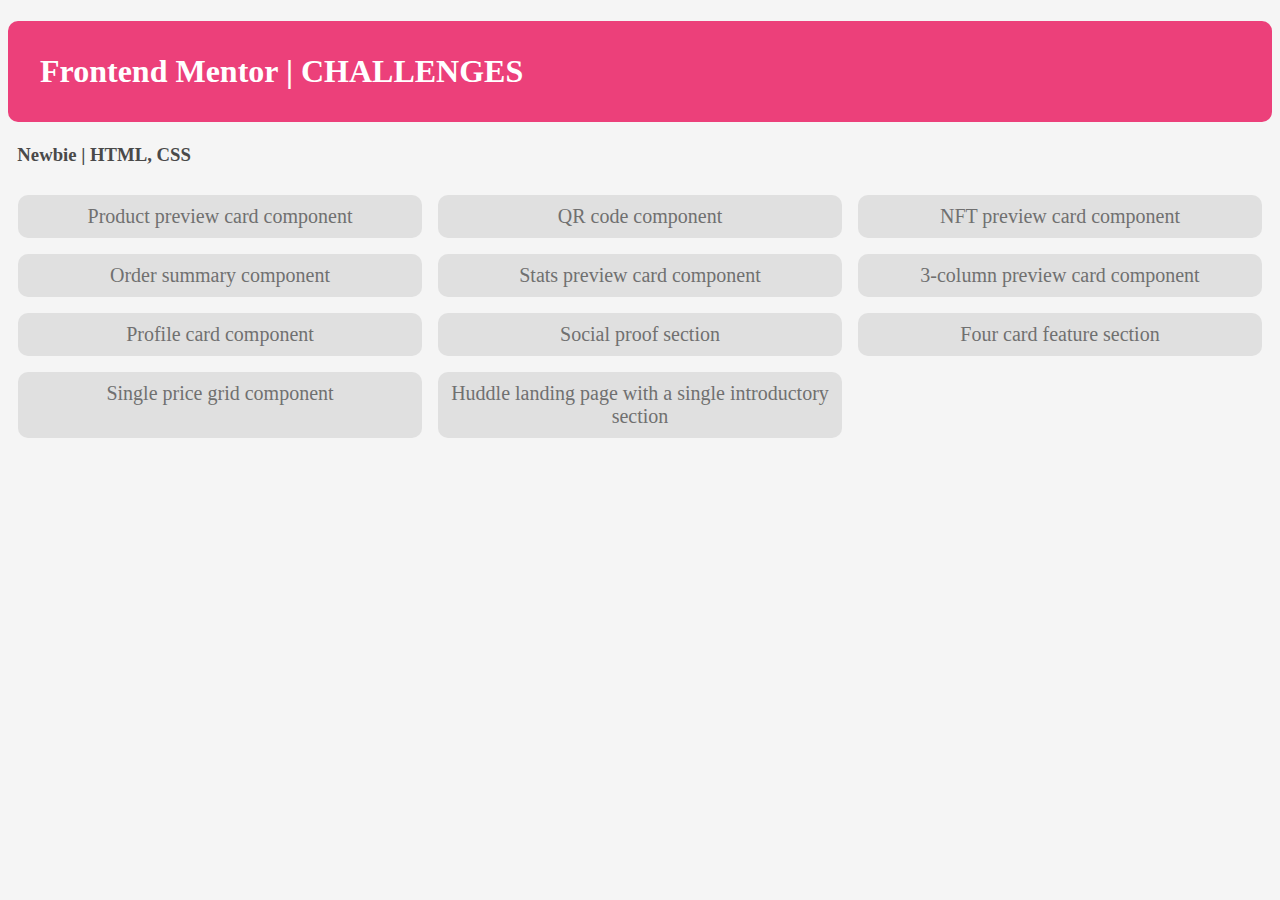
<file: index.html>
<!DOCTYPE html>
<html lang="en">
<head>
  <meta charset="UTF-8">
  <meta http-equiv="X-UA-Compatible" content="IE=edge">
  <meta name="viewport" content="width=device-width, initial-scale=1.0">
  <link rel="stylesheet" href="./style.css">
  <title>Frontend Mentor | CHALLENGES</title>
</head>
<body>
  <h1 class="title">Frontend Mentor | CHALLENGES</h1>

  <h3 class="sub-title">Newbie | HTML, CSS</h3>
  <div class="wrapper">
    <div class="product-preview-card">
      <a href="./product-preview-card-component-main/index.html">Product preview card component</a>
    </div>
    <div class="item2">
      <a href="#">QR code component</a>
    </div>
    <div class="item3">
      <a href="#">NFT preview card component</a>
    </div>  
    <div class="item4">
      <a href="#">Order summary component</a>
    </div>
    <div class="item5">
      <a href="#">Stats preview card component</a>
    </div>
    <div class="item6">
      <a href="#">3-column preview card component</a>
    </div>
    <div class="item7">
      <a href="#">Profile card component</a>
    </div>
    <div class="item8">
      <a href="#">Social proof section</a>
    </div>
    <div class="item8">
      <a href="#">Four card feature section</a>
    </div>
    <div class="item8">
      <a href="#">Single price grid component</a>
    </div>
    <div class="item8">
      <a href="#">Huddle landing page with a single introductory section</a>
    </div>
  </div>
</body>
</html>
</file>
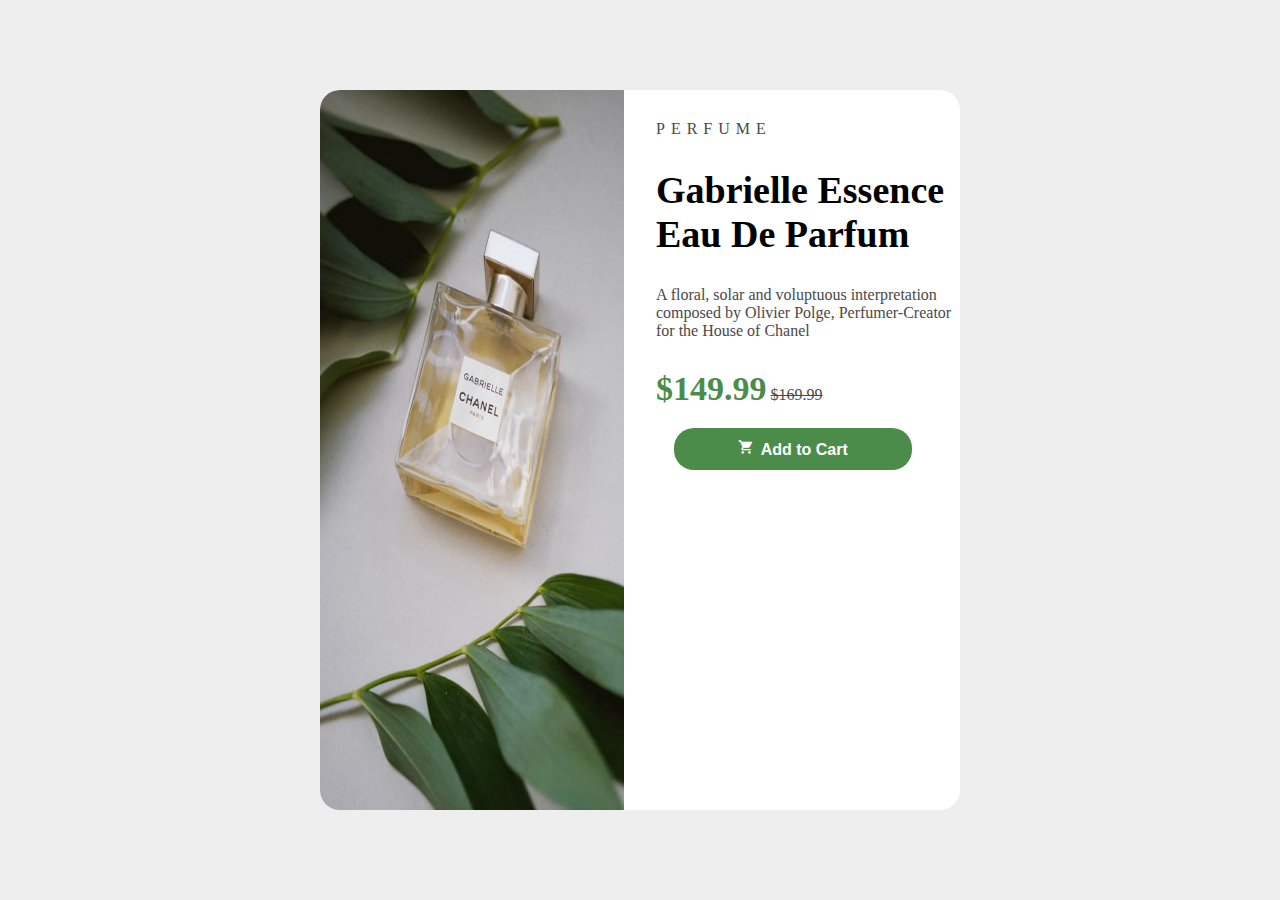
<file: product-preview-card-component-main/index.html>
<!DOCTYPE html>
<html lang="en">
<head>
  <meta charset="UTF-8">
  <meta name="viewport" content="width=device-width, initial-scale=1.0">
  <link rel="stylesheet" href="./styles/main.css">
  <link rel="stylesheet" href="https://fonts.googleapis.com/icon?family=Material+Icons">
  <title>Frontend Mentor | Product preview card component</title>
</head>
<body>
  <main>
    <section id="product">
        <div class="product__content--image">
          <img  src="./images/image-product-desktop.jpg">
        </div>
        <div class="product__content--info">
          <h4 class="product__content--topic">PERFUME</h3>
          <h1 class="product__content--title">Gabrielle Essence Eau De Parfum</h1>
          <p class="product__content--content">A floral, solar and voluptuous interpretation composed by Olivier Polge, Perfumer-Creator for the House of Chanel</p>
          <p class="product__content--price">$149.99</p>
          <p class="product__content--off_price">$169.99</p>
          <div class="product__content--btn">
            <button class="product__content--btn_shoping">
              <i class="material-icons">shopping_cart</i>
              Add to Cart
            </button>
          </div>
        </div>
    </section>
  </main>
</body>
</html>
</file>
<file: style.css>
body {
  background-color: #f5f5f5;
}

.title {
  background-color: #ec407a;
  color: #fff;
  padding: 1em;
  border-radius: 10px;
}

.sub-title {
  color: #494949;
  padding-left: 0.5em;
}

.wrapper {
  display: grid;
  grid-template-columns:repeat(3, 1fr);
  grid-gap: 1em;
  padding: 10px;
}

.wrapper > div {
  background-color: #e0e0e0;
  text-align: center;
  padding: 10px;
  font-size: 20px;
  border-radius: 10px;
}

.wrapper > div > a {
  color: #707070;
  text-decoration: none;
}

.wrapper > div > a:hover {
  text-decoration: underline #ec407a solid 3px;
}

@media (max-width: 50rem) {
  .wrapper {
    grid-template-columns:repeat(2, 1fr);
  }
}

@media (max-width: 40rem) {
  .wrapper {
    grid-template-columns:repeat(1, 1fr);
  }
}
</file>
<file: product-preview-card-component-main/styles/main.css>
* { 
  margin: 0; 
  padding: 0; 
}

body {
  display: flex;
  justify-content: center;
  background: #eee;
}

#product {
  display: flex;
  background: #fff;
  width: 50vw;
  height: 80vh;
  border-radius: 20px;
  margin-top: 10vh;
}

.product__content--image {
  flex: 1;
}

.product__content--image > img {
  width: 100%;
  height: 80vh;
  border-radius: 20px 0px 0px 20px;
}

.product__content--info {
  flex: 1;
  width: 95%;
  height: 80vh;
  padding-left: 5%;
}

.product__content--topic {
  letter-spacing: 6px;
  font-weight: 500;
  color: #494949;
  padding-bottom: 30px;
  padding-top: 30px;
}

.product__content--title {
  font-weight: bold;
  font-size: 38px;
  padding-bottom: 30px;
}

.product__content--content {
  color: #494949;
  padding-bottom: 30px;
  font-size: 16px;
}

.product__content--price {
  color: #4c8c4a;
  display: inline;
  font-size: 34px;
  font-weight: bold;
}

.product__content--off_price {
  color: #494949;
  display: inline;
  text-decoration: line-through;
}

.product__content--btn {
  display: flex;
  justify-content: center;
  width: 100%;
  margin-left: -5%;
}

.product__content--btn_shoping {
  color: #fff;
  background-color: #4c8c4a;
  margin-top: 20px;
  border: none;
  border-radius: 20px;
  padding: 0.7rem 4rem 0.7rem 4rem;
  text-align: center;
  font-size: 16px;
  font-weight: bold;
  cursor: pointer;
}

.product__content--btn_shoping:hover {
  background-color: #003300;
}

.product__content--btn_shoping > i {
  padding-right: 3px;
  font-size: 16px;
}

@media (max-width: 60rem) {
  .product__content--title {
    font-size: 34px;
  }
  .product__content--content {
    font-size: 14px;
  }
  .product__content--price {
    font-size: 30px;
  }
  .product__content--btn_shoping {
    font-size: 13px;
  }
  .product__content--btn_shoping > i {
    font-size: 13px;
  }
}

@media (max-width: 55rem) {
  #product {
    margin-top: 5vh;
    flex-direction: column;
    height: 90vh;
  }

  .product__content--image > img {
    object-fit: cover;
    width: 100%;
    height: 35vh;
    border-radius: 20px 20px 0px 0px;
  }

  .product__content--topic {
    padding-bottom: 20px;
    padding-top: 20px;
  }
  
  .product__content--title {
    padding-bottom: 20px;
  }

  .product__content--content {
    padding-bottom: 20px;
  }

  .product__content--btn {
    width: 105%;
  }

  .product__content--btn_shoping {
    margin-top: 10px;
    margin-bottom: 20px;
    padding: 0.7rem 8rem 0.7rem 8rem;
  }
}

@media (max-width: 50rem) {
  .product__content--title {
    font-size: 30px;
  }
  .product__content--btn_shoping {
    padding: 0.7rem 7rem 0.7rem 7rem;
  }
}

@media (max-width: 40rem) {
  .product__content--title {
    font-size: 25px;
  }
  .product__content--content {
    font-size: 12px;
  }
  .product__content--price {
    font-size: 26px;
  }
  .product__content--btn_shoping {
    font-size: 11px;
  }
  .product__content--btn_shoping > i {
    font-size: 11px;
  }
  .product__content--btn_shoping {
    padding: 0.6rem 5rem 0.6rem 5rem;
  }
}

@media (max-width: 30rem) {
  #product {
    height: 82vh;
    margin-top: 5vh;
  }
  .product__content--topic {
    padding-bottom: 10px;
    padding-top: 10px;
  }
  .product__content--title {
    font-size: 20px;
  }
  .product__content--btn_shoping {
    padding: 0.6rem 4rem 0.6rem 4rem;
  }
}
</file>
